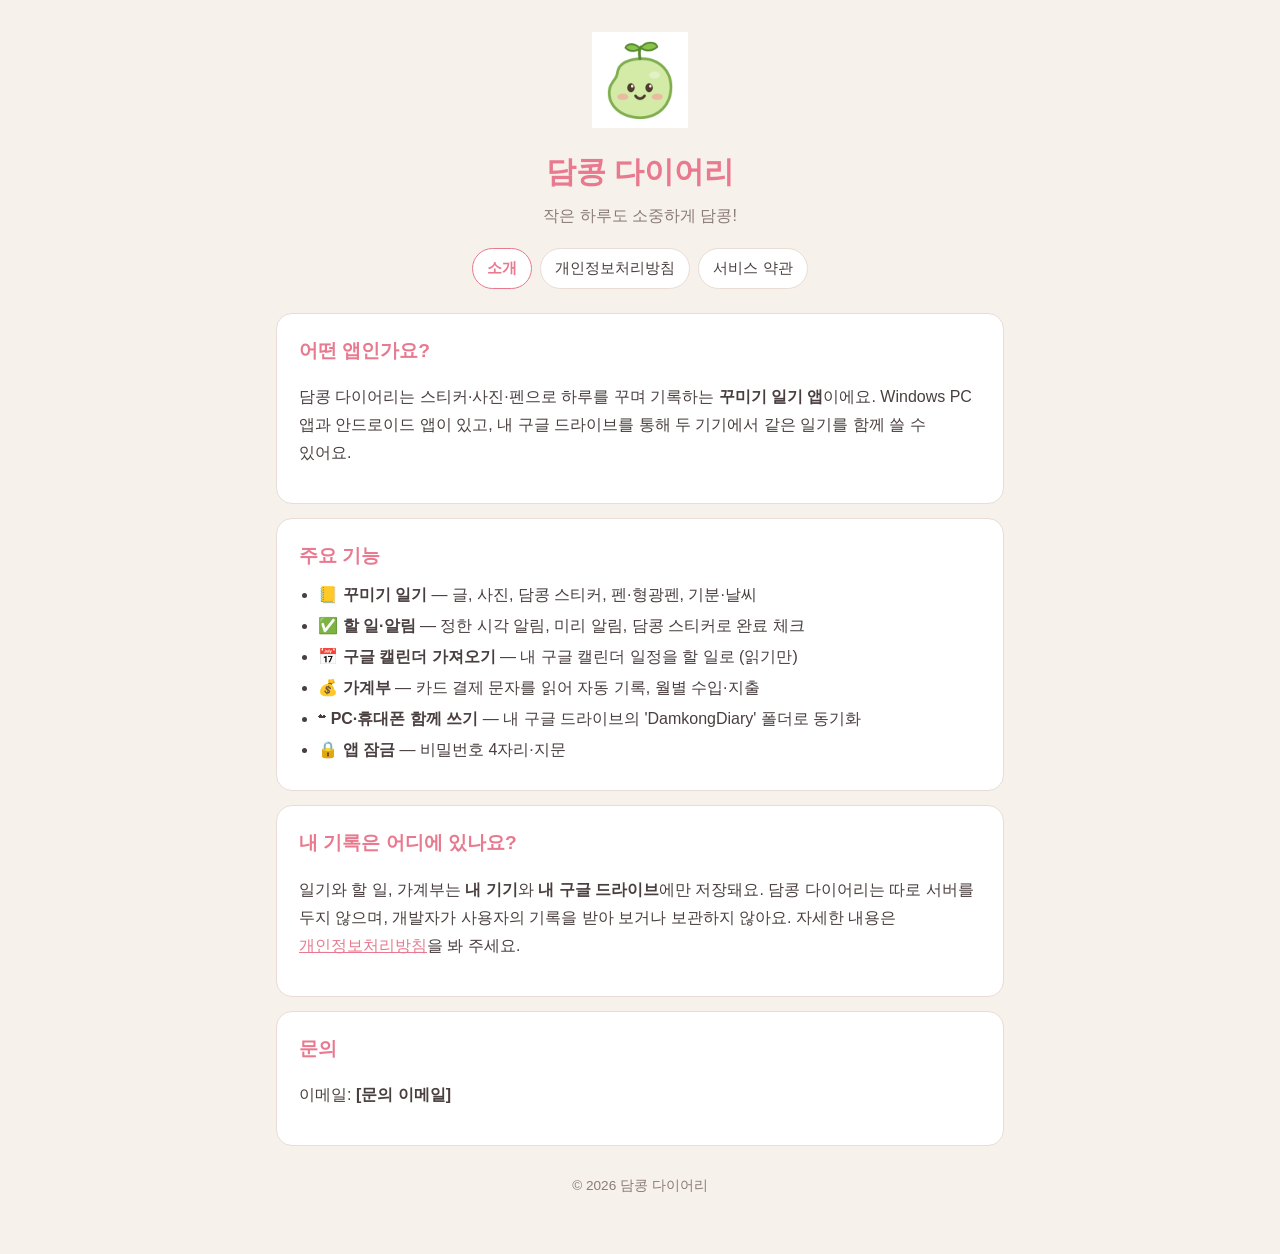
<file: index.html>
<!doctype html>
<html lang="ko">
<head>
  <meta charset="utf-8">
  <meta name="viewport" content="width=device-width, initial-scale=1">
  <title>담콩 다이어리</title>
  <meta name="description" content="작은 하루도 소중하게 담콩! 꾸미기 일기 · 할 일 · 가계부 앱">
  <link rel="icon" href="logo.png">
  <link rel="stylesheet" href="style.css">
</head>
<body>
<div class="wrap">
  <header>
    <img src="logo.png" alt="담콩 캐릭터">
    <h1>담콩 다이어리</h1>
    <p class="slogan">작은 하루도 소중하게 담콩!</p>
    <nav>
      <a href="./" aria-current="page">소개</a>
      <a href="privacy.html">개인정보처리방침</a>
      <a href="terms.html">서비스 약관</a>
    </nav>
  </header>

  <section class="card">
    <h2>어떤 앱인가요?</h2>
    <p>담콩 다이어리는 스티커·사진·펜으로 하루를 꾸며 기록하는 <b>꾸미기 일기 앱</b>이에요.
       Windows PC 앱과 안드로이드 앱이 있고, 내 구글 드라이브를 통해 두 기기에서 같은 일기를 함께 쓸 수 있어요.</p>
  </section>

  <section class="card">
    <h2>주요 기능</h2>
    <ul>
      <li>📒 <b>꾸미기 일기</b> — 글, 사진, 담콩 스티커, 펜·형광펜, 기분·날씨</li>
      <li>✅ <b>할 일·알림</b> — 정한 시각 알림, 미리 알림, 담콩 스티커로 완료 체크</li>
      <li>📅 <b>구글 캘린더 가져오기</b> — 내 구글 캘린더 일정을 할 일로 (읽기만)</li>
      <li>💰 <b>가계부</b> — 카드 결제 문자를 읽어 자동 기록, 월별 수입·지출</li>
      <li>☁ <b>PC·휴대폰 함께 쓰기</b> — 내 구글 드라이브의 'DamkongDiary' 폴더로 동기화</li>
      <li>🔒 <b>앱 잠금</b> — 비밀번호 4자리·지문</li>
    </ul>
  </section>

  <section class="card">
    <h2>내 기록은 어디에 있나요?</h2>
    <p>일기와 할 일, 가계부는 <b>내 기기</b>와 <b>내 구글 드라이브</b>에만 저장돼요.
       담콩 다이어리는 따로 서버를 두지 않으며, 개발자가 사용자의 기록을 받아 보거나 보관하지 않아요.
       자세한 내용은 <a href="privacy.html">개인정보처리방침</a>을 봐 주세요.</p>
  </section>

  <section class="card">
    <h2>문의</h2>
    <p>이메일: <span class="contact">[문의 이메일]</span></p>
  </section>

  <footer>© 2026 담콩 다이어리</footer>
</div>
</body>
</html>
</file>
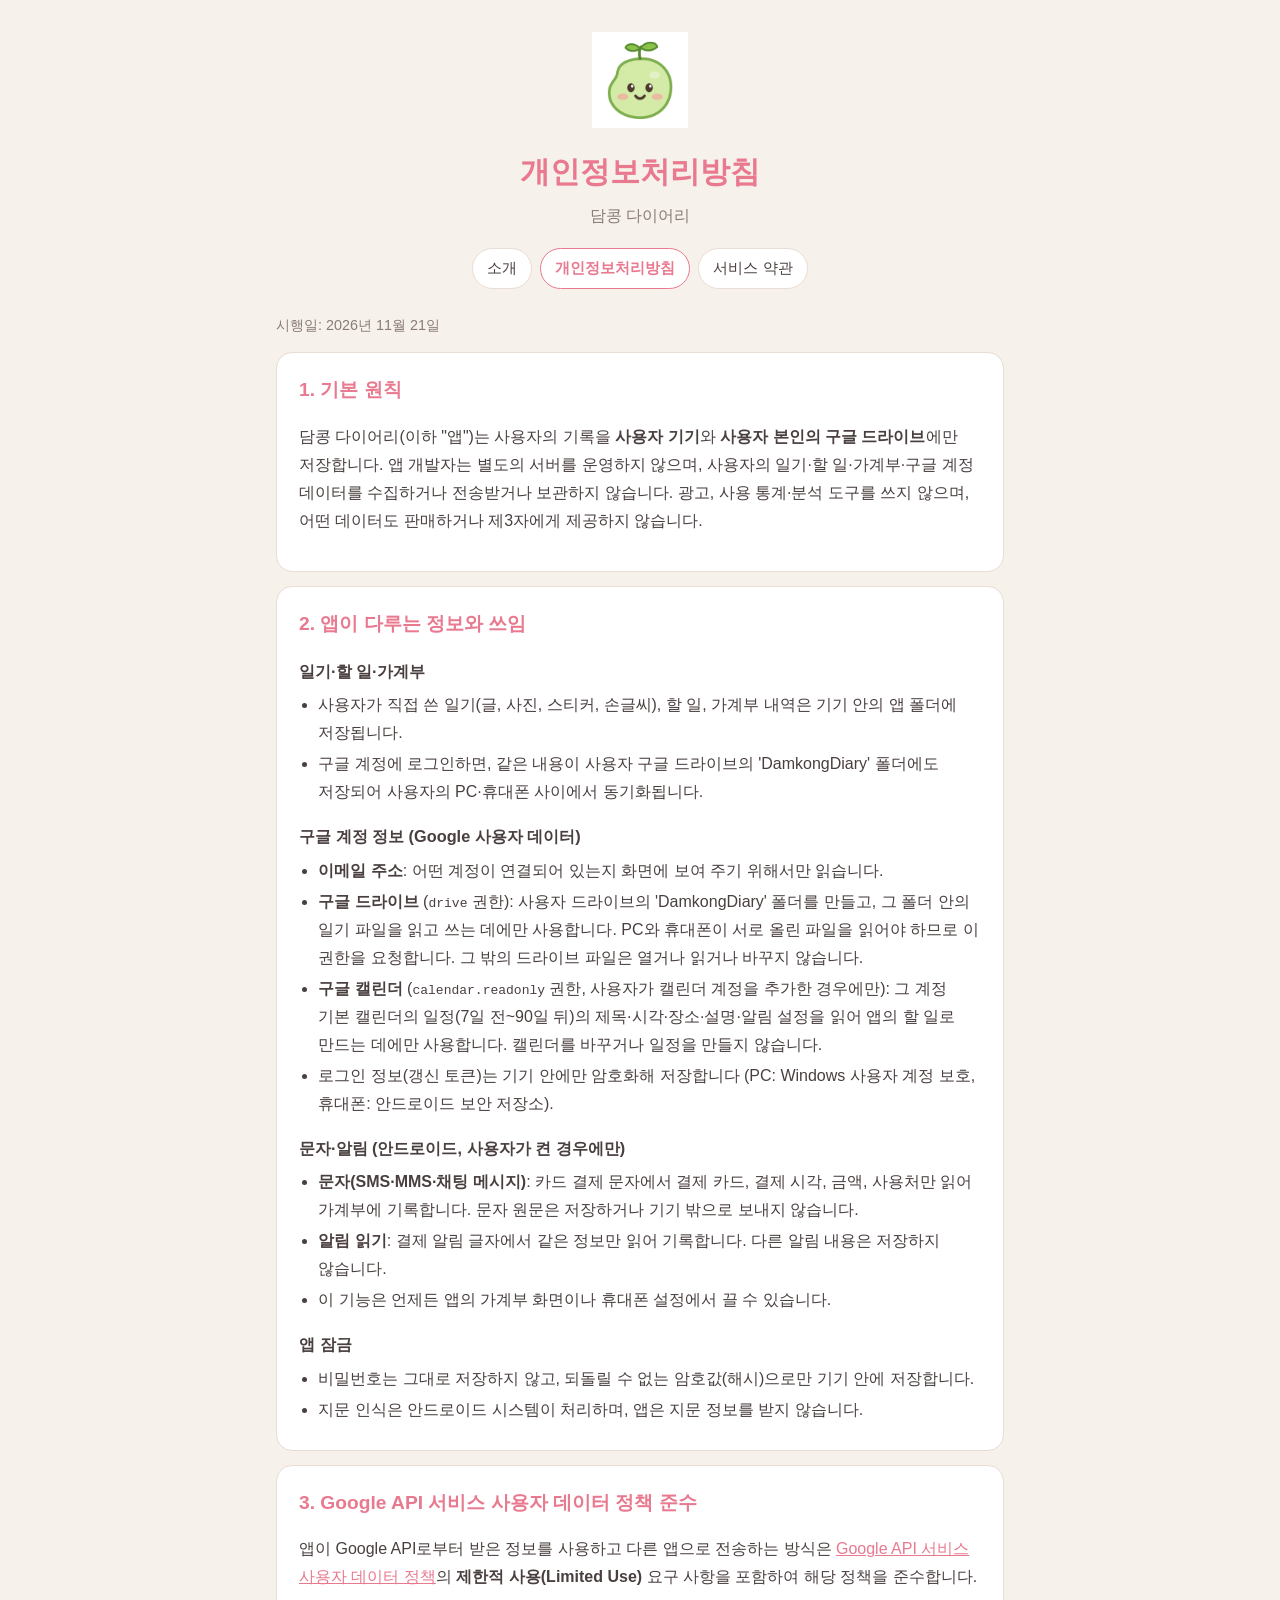
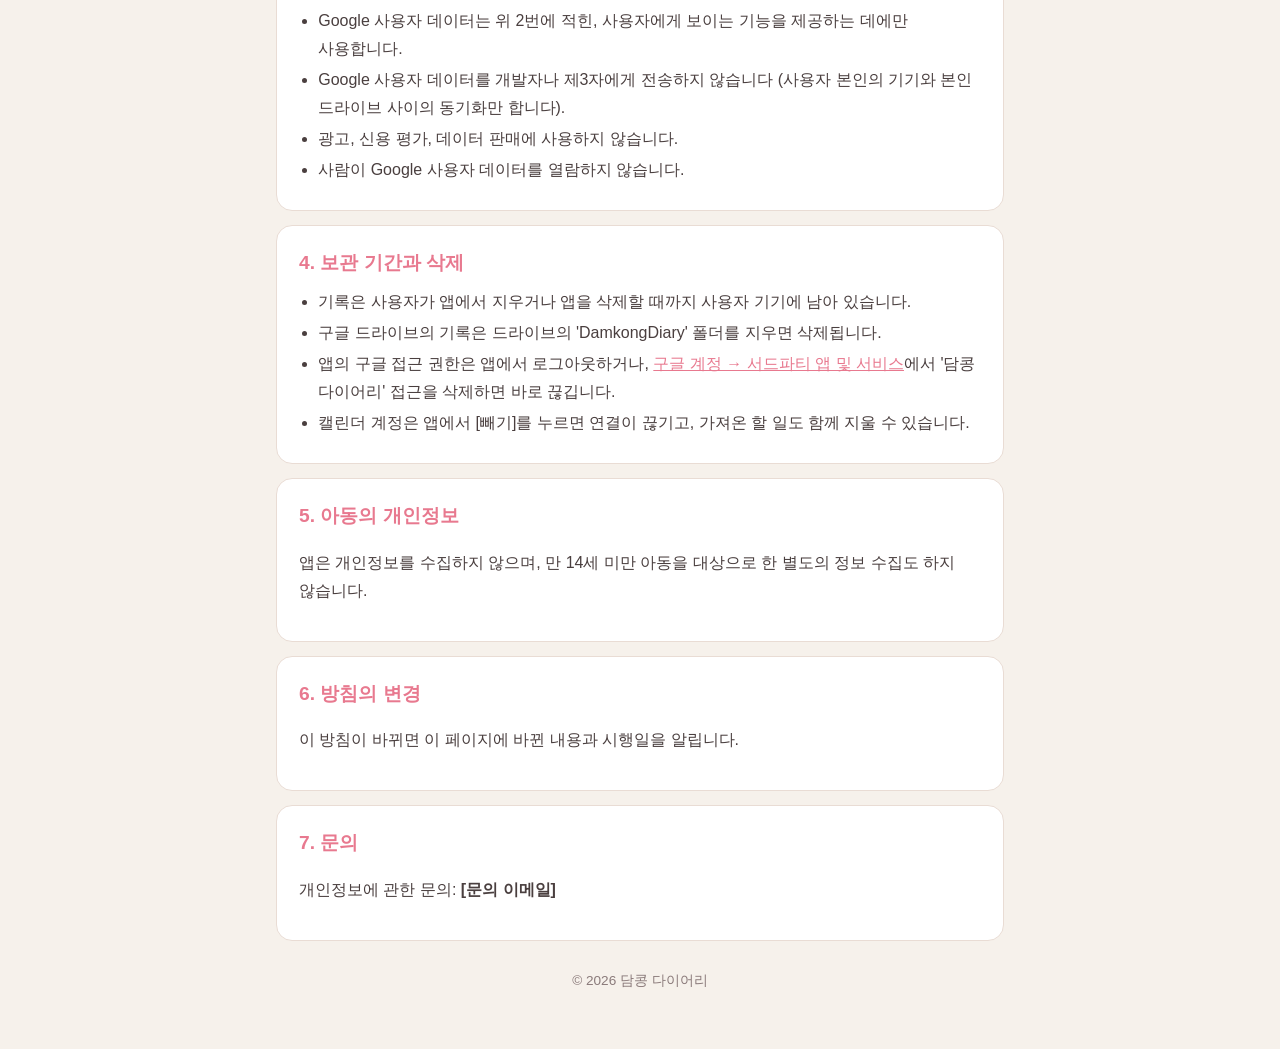
<file: privacy.html>
<!doctype html>
<html lang="ko">
<head>
  <meta charset="utf-8">
  <meta name="viewport" content="width=device-width, initial-scale=1">
  <title>개인정보처리방침 · 담콩 다이어리</title>
  <link rel="icon" href="logo.png">
  <link rel="stylesheet" href="style.css">
</head>
<body>
<div class="wrap">
  <header>
    <img src="logo.png" alt="담콩 캐릭터">
    <h1>개인정보처리방침</h1>
    <p class="slogan">담콩 다이어리</p>
    <nav>
      <a href="./">소개</a>
      <a href="privacy.html" aria-current="page">개인정보처리방침</a>
      <a href="terms.html">서비스 약관</a>
    </nav>
  </header>

  <p class="meta">시행일: 2026년 11월 21일</p>

  <section class="card">
    <h2>1. 기본 원칙</h2>
    <p>담콩 다이어리(이하 "앱")는 사용자의 기록을 <b>사용자 기기</b>와 <b>사용자 본인의 구글 드라이브</b>에만 저장합니다.
       앱 개발자는 별도의 서버를 운영하지 않으며, 사용자의 일기·할 일·가계부·구글 계정 데이터를 수집하거나 전송받거나 보관하지 않습니다.
       광고, 사용 통계·분석 도구를 쓰지 않으며, 어떤 데이터도 판매하거나 제3자에게 제공하지 않습니다.</p>
  </section>

  <section class="card">
    <h2>2. 앱이 다루는 정보와 쓰임</h2>
    <h3>일기·할 일·가계부</h3>
    <ul>
      <li>사용자가 직접 쓴 일기(글, 사진, 스티커, 손글씨), 할 일, 가계부 내역은 기기 안의 앱 폴더에 저장됩니다.</li>
      <li>구글 계정에 로그인하면, 같은 내용이 사용자 구글 드라이브의 'DamkongDiary' 폴더에도 저장되어 사용자의 PC·휴대폰 사이에서 동기화됩니다.</li>
    </ul>
    <h3>구글 계정 정보 (Google 사용자 데이터)</h3>
    <ul>
      <li><b>이메일 주소</b>: 어떤 계정이 연결되어 있는지 화면에 보여 주기 위해서만 읽습니다.</li>
      <li><b>구글 드라이브</b> (<code>drive</code> 권한): 사용자 드라이브의 'DamkongDiary' 폴더를 만들고, 그 폴더 안의 일기 파일을 읽고 쓰는 데에만 사용합니다.
          PC와 휴대폰이 서로 올린 파일을 읽어야 하므로 이 권한을 요청합니다. 그 밖의 드라이브 파일은 열거나 읽거나 바꾸지 않습니다.</li>
      <li><b>구글 캘린더</b> (<code>calendar.readonly</code> 권한, 사용자가 캘린더 계정을 추가한 경우에만): 그 계정 기본 캘린더의 일정(7일 전~90일 뒤)의 제목·시각·장소·설명·알림 설정을 읽어
          앱의 할 일로 만드는 데에만 사용합니다. 캘린더를 바꾸거나 일정을 만들지 않습니다.</li>
      <li>로그인 정보(갱신 토큰)는 기기 안에만 암호화해 저장합니다 (PC: Windows 사용자 계정 보호, 휴대폰: 안드로이드 보안 저장소).</li>
    </ul>
    <h3>문자·알림 (안드로이드, 사용자가 켠 경우에만)</h3>
    <ul>
      <li><b>문자(SMS·MMS·채팅 메시지)</b>: 카드 결제 문자에서 결제 카드, 결제 시각, 금액, 사용처만 읽어 가계부에 기록합니다.
          문자 원문은 저장하거나 기기 밖으로 보내지 않습니다.</li>
      <li><b>알림 읽기</b>: 결제 알림 글자에서 같은 정보만 읽어 기록합니다. 다른 알림 내용은 저장하지 않습니다.</li>
      <li>이 기능은 언제든 앱의 가계부 화면이나 휴대폰 설정에서 끌 수 있습니다.</li>
    </ul>
    <h3>앱 잠금</h3>
    <ul>
      <li>비밀번호는 그대로 저장하지 않고, 되돌릴 수 없는 암호값(해시)으로만 기기 안에 저장합니다.</li>
      <li>지문 인식은 안드로이드 시스템이 처리하며, 앱은 지문 정보를 받지 않습니다.</li>
    </ul>
  </section>

  <section class="card">
    <h2>3. Google API 서비스 사용자 데이터 정책 준수</h2>
    <p>앱이 Google API로부터 받은 정보를 사용하고 다른 앱으로 전송하는 방식은
       <a href="https://developers.google.com/terms/api-services-user-data-policy" target="_blank" rel="noopener">Google API 서비스 사용자 데이터 정책</a>의
       <b>제한적 사용(Limited Use)</b> 요구 사항을 포함하여 해당 정책을 준수합니다.</p>
    <ul>
      <li>Google 사용자 데이터는 위 2번에 적힌, 사용자에게 보이는 기능을 제공하는 데에만 사용합니다.</li>
      <li>Google 사용자 데이터를 개발자나 제3자에게 전송하지 않습니다 (사용자 본인의 기기와 본인 드라이브 사이의 동기화만 합니다).</li>
      <li>광고, 신용 평가, 데이터 판매에 사용하지 않습니다.</li>
      <li>사람이 Google 사용자 데이터를 열람하지 않습니다.</li>
    </ul>
  </section>

  <section class="card">
    <h2>4. 보관 기간과 삭제</h2>
    <ul>
      <li>기록은 사용자가 앱에서 지우거나 앱을 삭제할 때까지 사용자 기기에 남아 있습니다.</li>
      <li>구글 드라이브의 기록은 드라이브의 'DamkongDiary' 폴더를 지우면 삭제됩니다.</li>
      <li>앱의 구글 접근 권한은 앱에서 로그아웃하거나,
          <a href="https://myaccount.google.com/permissions" target="_blank" rel="noopener">구글 계정 → 서드파티 앱 및 서비스</a>에서 '담콩 다이어리' 접근을 삭제하면 바로 끊깁니다.</li>
      <li>캘린더 계정은 앱에서 [빼기]를 누르면 연결이 끊기고, 가져온 할 일도 함께 지울 수 있습니다.</li>
    </ul>
  </section>

  <section class="card">
    <h2>5. 아동의 개인정보</h2>
    <p>앱은 개인정보를 수집하지 않으며, 만 14세 미만 아동을 대상으로 한 별도의 정보 수집도 하지 않습니다.</p>
  </section>

  <section class="card">
    <h2>6. 방침의 변경</h2>
    <p>이 방침이 바뀌면 이 페이지에 바뀐 내용과 시행일을 알립니다.</p>
  </section>

  <section class="card">
    <h2>7. 문의</h2>
    <p>개인정보에 관한 문의: <span class="contact">[문의 이메일]</span></p>
  </section>

  <footer>© 2026 담콩 다이어리</footer>
</div>
</body>
</html>
</file>
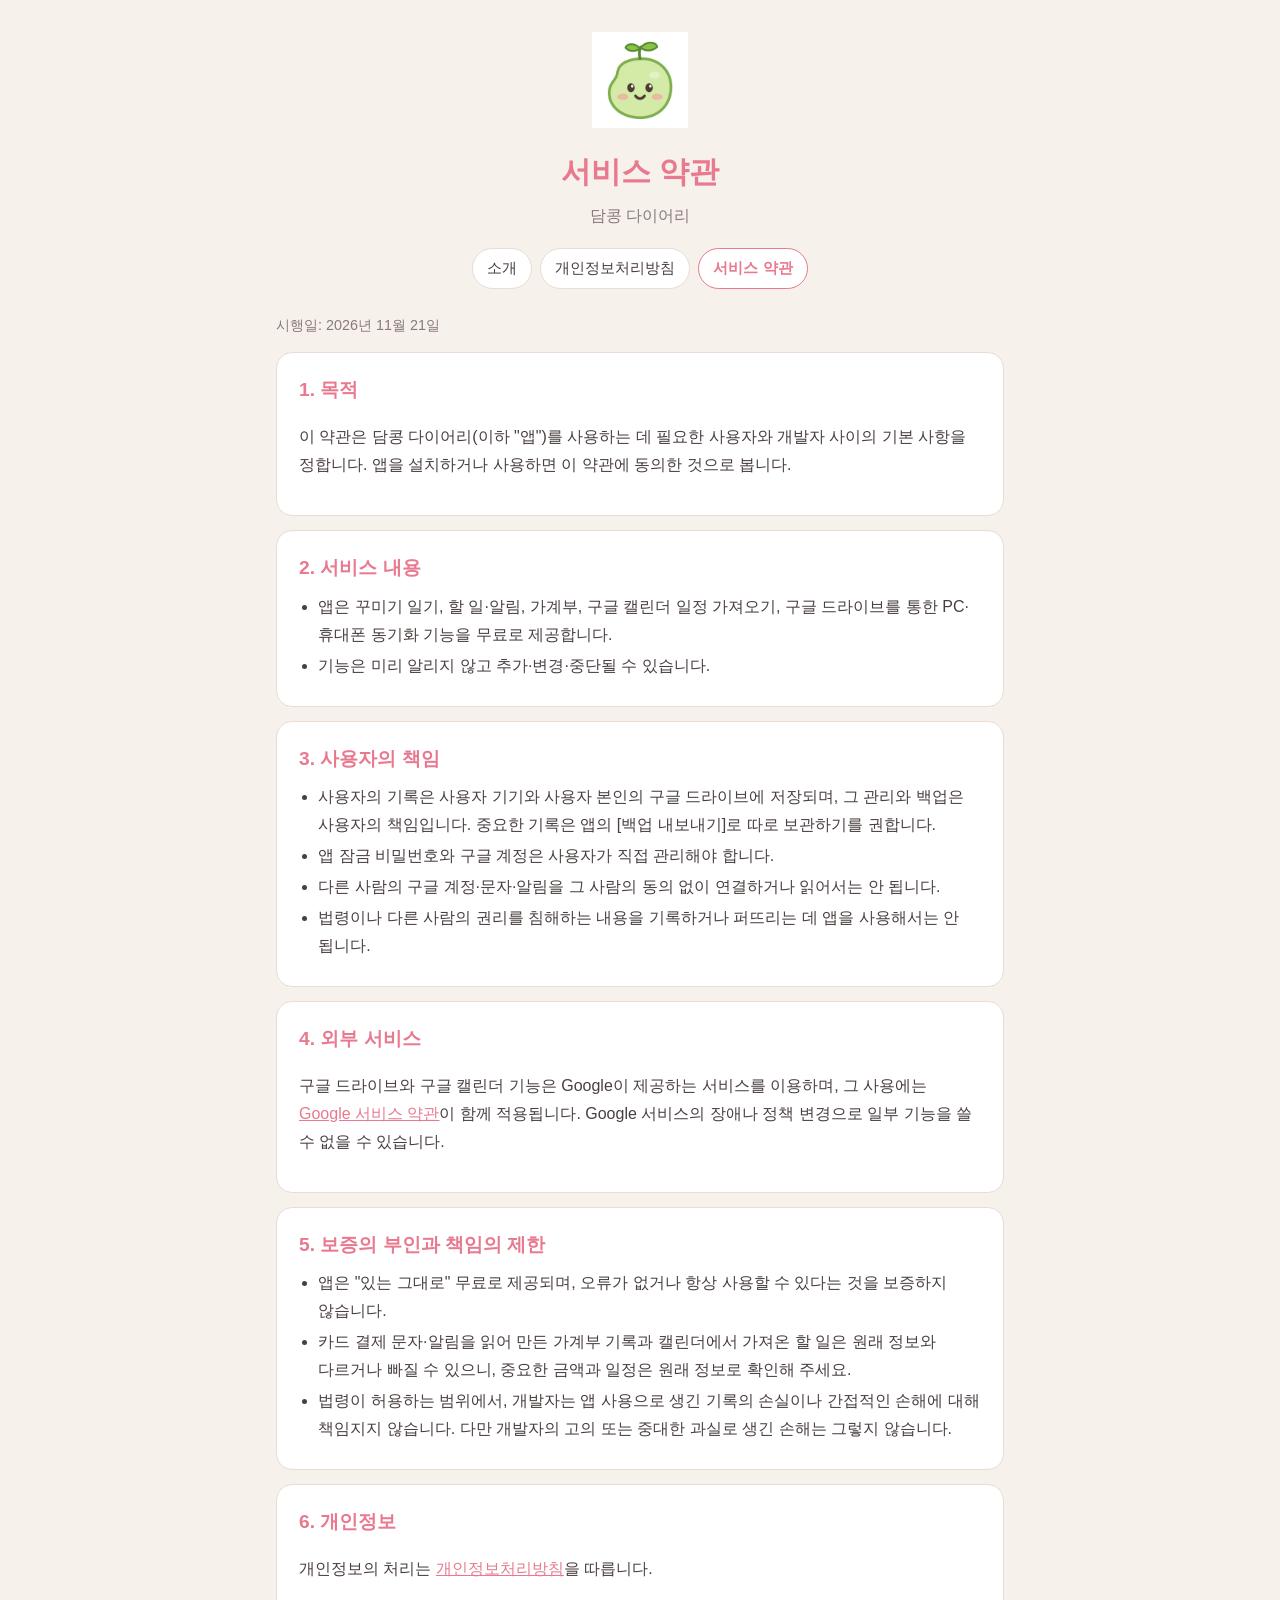
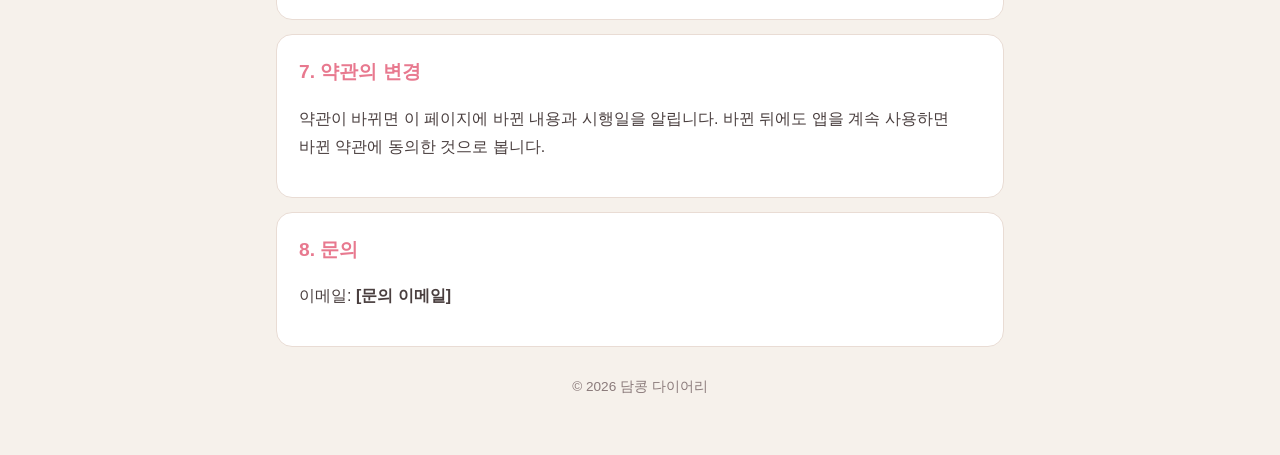
<file: terms.html>
<!doctype html>
<html lang="ko">
<head>
  <meta charset="utf-8">
  <meta name="viewport" content="width=device-width, initial-scale=1">
  <title>서비스 약관 · 담콩 다이어리</title>
  <link rel="icon" href="logo.png">
  <link rel="stylesheet" href="style.css">
</head>
<body>
<div class="wrap">
  <header>
    <img src="logo.png" alt="담콩 캐릭터">
    <h1>서비스 약관</h1>
    <p class="slogan">담콩 다이어리</p>
    <nav>
      <a href="./">소개</a>
      <a href="privacy.html">개인정보처리방침</a>
      <a href="terms.html" aria-current="page">서비스 약관</a>
    </nav>
  </header>

  <p class="meta">시행일: 2026년 11월 21일</p>

  <section class="card">
    <h2>1. 목적</h2>
    <p>이 약관은 담콩 다이어리(이하 "앱")를 사용하는 데 필요한 사용자와 개발자 사이의 기본 사항을 정합니다.
       앱을 설치하거나 사용하면 이 약관에 동의한 것으로 봅니다.</p>
  </section>

  <section class="card">
    <h2>2. 서비스 내용</h2>
    <ul>
      <li>앱은 꾸미기 일기, 할 일·알림, 가계부, 구글 캘린더 일정 가져오기, 구글 드라이브를 통한 PC·휴대폰 동기화 기능을 무료로 제공합니다.</li>
      <li>기능은 미리 알리지 않고 추가·변경·중단될 수 있습니다.</li>
    </ul>
  </section>

  <section class="card">
    <h2>3. 사용자의 책임</h2>
    <ul>
      <li>사용자의 기록은 사용자 기기와 사용자 본인의 구글 드라이브에 저장되며, 그 관리와 백업은 사용자의 책임입니다.
          중요한 기록은 앱의 [백업 내보내기]로 따로 보관하기를 권합니다.</li>
      <li>앱 잠금 비밀번호와 구글 계정은 사용자가 직접 관리해야 합니다.</li>
      <li>다른 사람의 구글 계정·문자·알림을 그 사람의 동의 없이 연결하거나 읽어서는 안 됩니다.</li>
      <li>법령이나 다른 사람의 권리를 침해하는 내용을 기록하거나 퍼뜨리는 데 앱을 사용해서는 안 됩니다.</li>
    </ul>
  </section>

  <section class="card">
    <h2>4. 외부 서비스</h2>
    <p>구글 드라이브와 구글 캘린더 기능은 Google이 제공하는 서비스를 이용하며,
       그 사용에는 <a href="https://policies.google.com/terms" target="_blank" rel="noopener">Google 서비스 약관</a>이 함께 적용됩니다.
       Google 서비스의 장애나 정책 변경으로 일부 기능을 쓸 수 없을 수 있습니다.</p>
  </section>

  <section class="card">
    <h2>5. 보증의 부인과 책임의 제한</h2>
    <ul>
      <li>앱은 "있는 그대로" 무료로 제공되며, 오류가 없거나 항상 사용할 수 있다는 것을 보증하지 않습니다.</li>
      <li>카드 결제 문자·알림을 읽어 만든 가계부 기록과 캘린더에서 가져온 할 일은 원래 정보와 다르거나 빠질 수 있으니, 중요한 금액과 일정은 원래 정보로 확인해 주세요.</li>
      <li>법령이 허용하는 범위에서, 개발자는 앱 사용으로 생긴 기록의 손실이나 간접적인 손해에 대해 책임지지 않습니다.
          다만 개발자의 고의 또는 중대한 과실로 생긴 손해는 그렇지 않습니다.</li>
    </ul>
  </section>

  <section class="card">
    <h2>6. 개인정보</h2>
    <p>개인정보의 처리는 <a href="privacy.html">개인정보처리방침</a>을 따릅니다.</p>
  </section>

  <section class="card">
    <h2>7. 약관의 변경</h2>
    <p>약관이 바뀌면 이 페이지에 바뀐 내용과 시행일을 알립니다. 바뀐 뒤에도 앱을 계속 사용하면 바뀐 약관에 동의한 것으로 봅니다.</p>
  </section>

  <section class="card">
    <h2>8. 문의</h2>
    <p>이메일: <span class="contact">[문의 이메일]</span></p>
  </section>

  <footer>© 2026 담콩 다이어리</footer>
</div>
</body>
</html>
</file>
<file: style.css>
/* 담콩 다이어리 안내 페이지 공통 꾸밈 */
:root {
  --bg: #F6F1EB;
  --card: #FFFFFF;
  --text: #4A3F3F;
  --sub: #8A7A7A;
  --accent: #E8798F;
  --line: #E9DCD4;
  --leaf: #7FAE4E;
}
@media (prefers-color-scheme: dark) {
  :root {
    --bg: #221E1E;
    --card: #2D2828;
    --text: #EFE6E3;
    --sub: #B8AAA6;
    --accent: #F2909F;
    --line: #463D3B;
    --leaf: #9CCB6B;
  }
}
* { box-sizing: border-box; }
body {
  margin: 0;
  background: var(--bg);
  color: var(--text);
  font-family: "Pretendard", "Apple SD Gothic Neo", "Malgun Gothic", "Noto Sans KR", sans-serif;
  line-height: 1.75;
  word-break: keep-all;
}
.wrap { max-width: 760px; margin: 0 auto; padding: 32px 16px 56px; }
header { text-align: center; margin-bottom: 24px; }
header img { width: 96px; height: 96px; }
h1 { color: var(--accent); font-size: 1.9rem; margin: 8px 0 4px; }
.slogan { color: var(--sub); margin: 0; }
nav { display: flex; flex-wrap: wrap; gap: 8px; justify-content: center; margin: 18px 0 8px; }
nav a {
  color: var(--text); text-decoration: none; border: 1px solid var(--line);
  background: var(--card); padding: 6px 14px; border-radius: 999px; font-size: .95rem;
}
nav a[aria-current="page"] { border-color: var(--accent); color: var(--accent); font-weight: 700; }
.card { background: var(--card); border: 1px solid var(--line); border-radius: 16px; padding: 20px 22px; margin: 14px 0; }
h2 { font-size: 1.2rem; margin: 0 0 8px; color: var(--accent); }
h3 { font-size: 1.02rem; margin: 16px 0 4px; }
ul { padding-left: 1.2em; margin: 6px 0; }
li { margin: 3px 0; }
a { color: var(--accent); }
.meta { color: var(--sub); font-size: .9rem; }
.contact { font-weight: 700; }
footer { text-align: center; color: var(--sub); font-size: .85rem; margin-top: 28px; }
</file>
